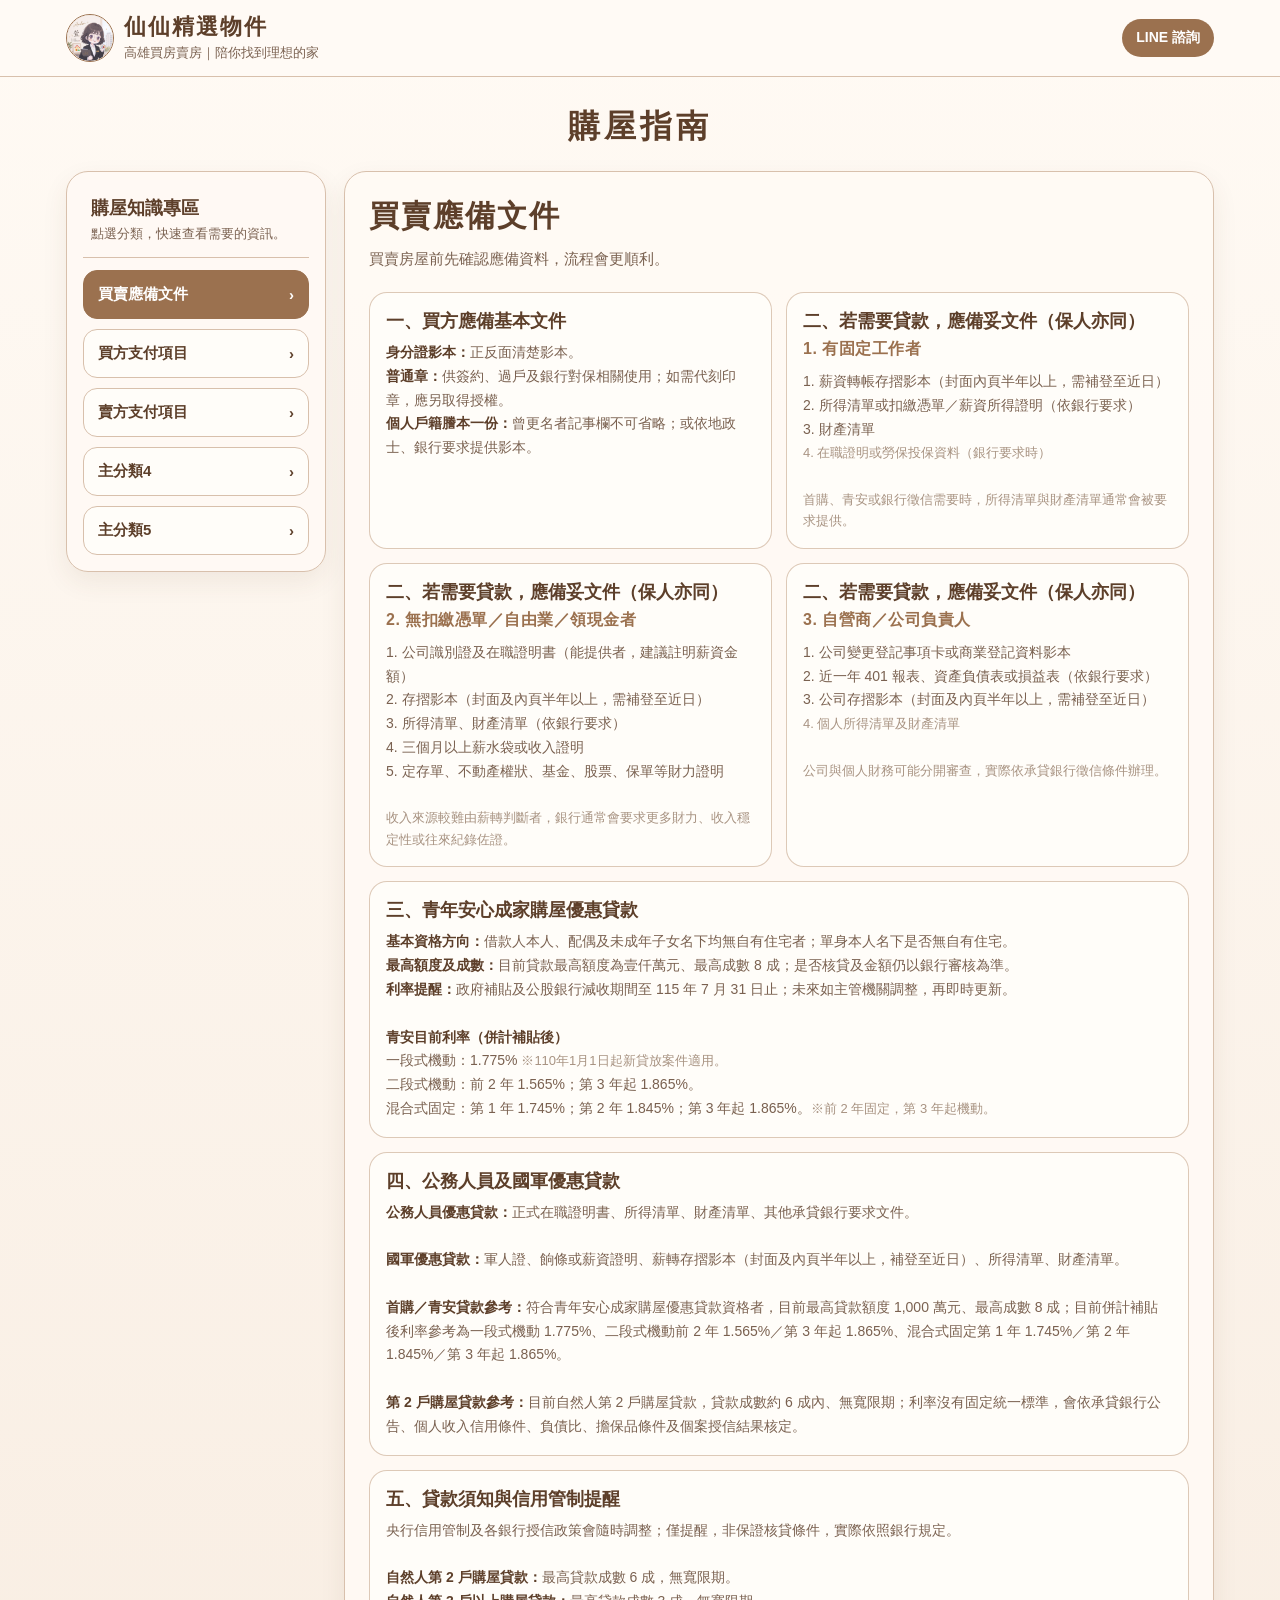
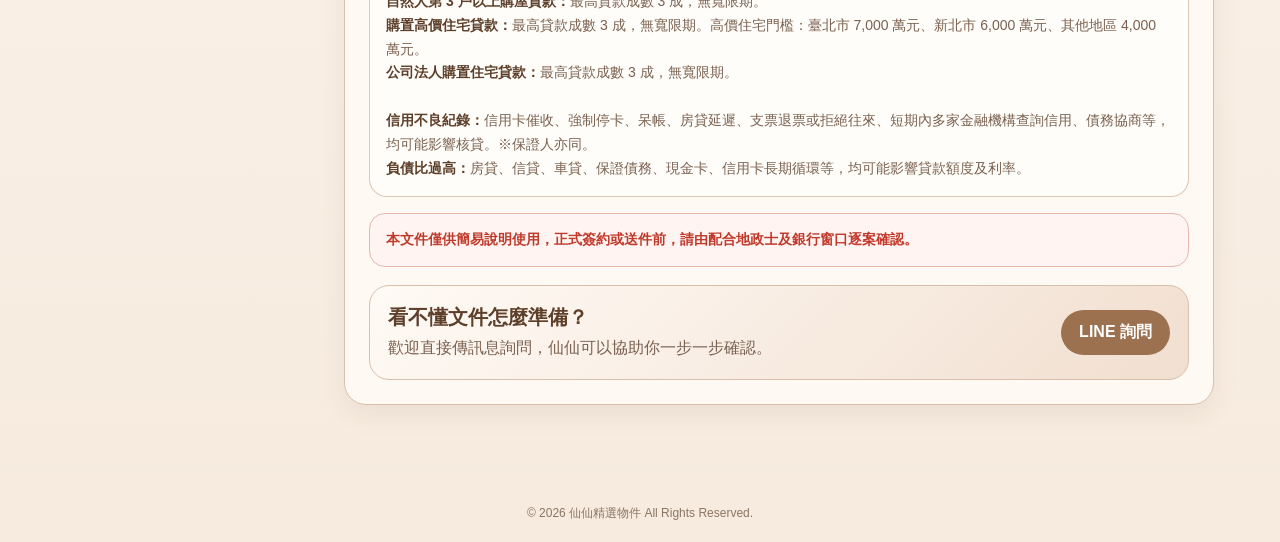
<file: guide.html>
<!DOCTYPE html>
<html lang="zh-Hant">
<head>
<meta charset="UTF-8">
<meta name="viewport" content="width=device-width, initial-scale=1.0">
<title>購屋指南｜仙仙精選物件</title>
<style>
:root{--bg:#fbf6ef;--card:#fffaf5;--brown:#5d3f2a;--coffee:#9b714f;--line:#d8c0ac;--muted:#7a6150}
*{box-sizing:border-box}html,body{margin:0;overflow-x:hidden}
body{background:linear-gradient(180deg,#fffaf4,#f7ebdf);color:var(--brown);font-family:-apple-system,BlinkMacSystemFont,"Noto Sans TC","PingFang TC","Microsoft JhengHei",sans-serif}
a{text-decoration:none;color:inherit}
.topbar{position:sticky;top:0;z-index:20;background:rgba(255,250,245,.94);backdrop-filter:blur(12px);border-bottom:1px solid var(--line)}
.topbar-inner{width:min(1180px,100%);margin:0 auto;padding:14px 16px;display:flex;align-items:center;justify-content:space-between;gap:12px}
.brand{display:flex;align-items:center;gap:10px;min-width:0}.logo{width:48px;height:48px;border:1px solid var(--coffee);border-radius:50%;display:grid;place-items:center;font-weight:900;font-size:14px;background:#fffaf5;flex:0 0 auto}
.brand h1{margin:0;font-size:22px;letter-spacing:2px;line-height:1.15;white-space:nowrap}.brand p{margin:4px 0 0;color:var(--muted);font-size:13px;white-space:nowrap;overflow:hidden;text-overflow:ellipsis}
.line-btn{background:var(--coffee);color:#fff;border-radius:999px;padding:10px 14px;font-weight:900;font-size:14px;white-space:nowrap}
.page{width:min(1180px,100%);margin:0 auto;padding:22px 16px 80px}.page-title{text-align:center;margin:6px 0 22px}.page-title span{color:var(--coffee);font-size:13px;letter-spacing:3px;font-weight:900}.page-title h2{margin:6px 0 0;font-size:32px;letter-spacing:4px}
.guide-layout{display:grid;grid-template-columns:260px 1fr;gap:18px;align-items:start}
.sidebar{position:sticky;top:86px;background:rgba(255,250,245,.92);border:1px solid var(--line);border-radius:22px;padding:16px;box-shadow:0 10px 26px rgba(93,63,42,.08)}
.sidebar-head{padding:8px 8px 14px;border-bottom:1px solid var(--line);margin-bottom:12px}.sidebar-head strong{display:block;font-size:18px;margin-bottom:4px}.sidebar-head small{color:var(--muted)}
.cat-list{display:grid;gap:10px}.cat-btn{border:1px solid var(--line);background:#fffdf9;color:var(--brown);padding:14px;border-radius:14px;font-weight:900;font-size:15px;text-align:left;display:flex;align-items:center;justify-content:space-between;cursor:pointer}.cat-btn.active{background:var(--coffee);color:#fff;border-color:var(--coffee)}
.mobile-cats{display:none;overflow-x:auto;gap:8px;padding-bottom:10px;margin-bottom:12px;scrollbar-width:none}.mobile-cats::-webkit-scrollbar{display:none}.mobile-cats .cat-btn{flex:0 0 auto;min-width:128px;justify-content:center;text-align:center;padding:12px;font-size:14px}
.content{background:rgba(255,250,245,.94);border:1px solid var(--line);border-radius:22px;padding:24px;box-shadow:0 10px 26px rgba(93,63,42,.08);min-height:560px}
.section-label{color:var(--coffee);font-weight:900;letter-spacing:2px;font-size:13px;margin-bottom:8px}.content h3{margin:0 0 8px;font-size:30px;letter-spacing:2px}.desc{margin:0 0 20px;color:var(--muted);line-height:1.8;font-size:15px}
.subtabs{display:flex;flex-wrap:wrap;gap:10px;margin:8px 0 20px}.subtab{border:1px solid var(--line);background:#fff;color:var(--brown);border-radius:999px;padding:10px 14px;font-weight:900;cursor:pointer;font-size:14px}.subtab.active{background:var(--coffee);color:#fff;border-color:var(--coffee)}
.panel{display:none}.panel.active{display:block}.doc-grid{display:grid;grid-template-columns:repeat(2,minmax(0,1fr));gap:14px}.doc-card{background:#fffdf9;border:1px solid rgba(216,192,172,.85);border-radius:18px;padding:16px}.doc-card h4{margin:0 0 8px;font-size:18px;display:flex;gap:8px;align-items:center}.doc-card p{margin:0;color:var(--muted);line-height:1.7;font-size:14px}
.hint{margin-top:16px;padding:14px 16px;background:#fff4ea;border:1px solid rgba(216,192,172,.9);border-radius:16px;color:#6d5140;line-height:1.7;font-size:14px}.empty{padding:80px 20px;text-align:center;color:var(--muted);border:1px dashed var(--line);border-radius:18px;background:rgba(255,255,255,.35)}.empty strong{display:block;color:var(--brown);font-size:22px;margin-bottom:8px}
.cta{margin-top:18px;display:grid;grid-template-columns:1fr auto;gap:14px;align-items:center;background:linear-gradient(135deg,#fffaf5,#f1dfd0);border:1px solid var(--line);border-radius:20px;padding:18px}.cta h4{margin:0 0 4px;font-size:20px}.cta p{margin:0;color:var(--muted);line-height:1.6}.cta a{background:var(--coffee);color:#fff;padding:12px 18px;border-radius:999px;font-weight:900;white-space:nowrap}
footer{text-align:center;color:#8a7564;font-size:12px;padding:20px 16px}
@media(max-width:760px){.topbar-inner{padding:12px 14px}.logo{width:44px;height:44px;font-size:13px}.brand h1{font-size:20px}.brand p{font-size:12px}.line-btn{font-size:13px;padding:9px 12px}.page{padding:18px 12px 70px}.page-title{margin-top:2px;margin-bottom:16px}.page-title h2{font-size:28px}.guide-layout{display:block}.sidebar{display:none}.mobile-cats{display:flex}.content{padding:18px;border-radius:20px;min-height:auto}.content h3{font-size:26px}.desc{font-size:14px;margin-bottom:16px}.subtabs{flex-wrap:nowrap;overflow-x:auto;scrollbar-width:none;padding-bottom:4px}.subtabs::-webkit-scrollbar{display:none}.subtab{flex:0 0 auto}.doc-grid{grid-template-columns:1fr;gap:10px}.doc-card{padding:14px}.doc-card h4{font-size:17px}.cta{grid-template-columns:1fr}.cta a{text-align:center}}
.mini-note{display:block;color:#8a7564;font-size:13px;line-height:1.6}.doc-card strong{color:var(--brown)}
.doc-card h5{
  margin:0 0 10px;
  font-size:16px;
  color:#9b714f;
  letter-spacing:.5px;
}
.full-card{
  grid-column:1 / -1;
}
.loan-card h4{
  margin-bottom:6px;
}
@media(max-width:760px){
  .full-card{
    grid-column:auto;
  }
}

.light-note{
  color:#a89382 !important;
  font-size:13px;
  line-height:1.65;
}
.red-warning{
  color:#c0392b !important;
  font-weight:900;
  background:#fff4f1;
  border-color:#e6b7ae !important;
}
.page-title h2{margin-top:0}
.center-card{
  text-align:center;
}
.center-card h4{
  justify-content:center;
}

.logo-img{
  width:48px;
  height:48px;
  border-radius:50%;
  object-fit:cover;
  border:1px solid var(--coffee);
  background:#fffaf5;
  flex:0 0 auto;
  display:block;
}
@media(max-width:760px){
  .logo-img{
    width:44px;
    height:44px;
  }
}

</style>
</head>
<body>
<header class="topbar"><div class="topbar-inner"><a class="brand" href="index.html"><img class="logo-img" src="images/logo.jpg?v=20260612logo" alt="仙仙精選物件 Logo"><div><h1>仙仙精選物件</h1><p>高雄買房賣房｜陪你找到理想的家</p></div></a><a class="line-btn" href="https://lin.ee/5v29GoQ" target="_blank">LINE 諮詢</a></div></header>
<main class="page">
<section class="page-title"><h2>購屋指南</h2></section>
<div class="mobile-cats" id="mobileCats"></div>
<div class="guide-layout">
<aside class="sidebar"><div class="sidebar-head"><strong>購屋知識專區</strong><small>點選分類，快速查看需要的資訊。</small></div><div class="cat-list" id="desktopCats"></div></aside>
<section class="content">
<h3 id="contentTitle">買賣應備文件</h3><p class="desc" id="contentDesc">買賣房屋前先確認應備資料，流程會更順利。</p>
<div id="documentsContent">

<div class="panel active" id="buyerDocs">
<div class="doc-grid">
<article class="doc-card"><h4>一、買方應備基本文件</h4><p><strong>身分證影本：</strong>正反面清楚影本。<br><strong>普通章：</strong>供簽約、過戶及銀行對保相關使用；如需代刻印章，應另取得授權。<br><strong>個人戶籍謄本一份：</strong>曾更名者記事欄不可省略；或依地政士、銀行要求提供影本。</p></article>

<article class="doc-card loan-card"><h4>二、若需要貸款，應備妥文件（保人亦同）</h4><h5>1. 有固定工作者</h5><p>1. 薪資轉帳存摺影本（封面內頁半年以上，需補登至近日）<br>2. 所得清單或扣繳憑單／薪資所得證明（依銀行要求）<br>3. 財產清單<br><span class="light-note">4. 在職證明或勞保投保資料（銀行要求時）</span><br><br><span class="mini-note light-note">首購、青安或銀行徵信需要時，所得清單與財產清單通常會被要求提供。</span></p></article>

<article class="doc-card loan-card"><h4>二、若需要貸款，應備妥文件（保人亦同）</h4><h5>2. 無扣繳憑單／自由業／領現金者</h5><p>1. 公司識別證及在職證明書（能提供者，建議註明薪資金額）<br>2. 存摺影本（封面及內頁半年以上，需補登至近日）<br>3. 所得清單、財產清單（依銀行要求）<br>4. 三個月以上薪水袋或收入證明<br>5. 定存單、不動產權狀、基金、股票、保單等財力證明<br><br><span class="mini-note light-note">收入來源較難由薪轉判斷者，銀行通常會要求更多財力、收入穩定性或往來紀錄佐證。</span></p></article>

<article class="doc-card loan-card"><h4>二、若需要貸款，應備妥文件（保人亦同）</h4><h5>3. 自營商／公司負責人</h5><p>1. 公司變更登記事項卡或商業登記資料影本<br>2. 近一年 401 報表、資產負債表或損益表（依銀行要求）<br>3. 公司存摺影本（封面及內頁半年以上，需補登至近日）<br><span class="light-note">4. 個人所得清單及財產清單</span><br><br><span class="mini-note light-note">公司與個人財務可能分開審查，實際依承貸銀行徵信條件辦理。</span></p></article>

<article class="doc-card full-card"><h4>三、青年安心成家購屋優惠貸款</h4><p><strong>基本資格方向：</strong>借款人本人、配偶及未成年子女名下均無自有住宅者；單身本人名下是否無自有住宅。<br><strong>最高額度及成數：</strong>目前貸款最高額度為壹仟萬元、最高成數 8 成；是否核貸及金額仍以銀行審核為準。<br><strong>利率提醒：</strong>政府補貼及公股銀行減收期間至 115 年 7 月 31 日止；未來如主管機關調整，再即時更新。<br><br><strong>青安目前利率（併計補貼後）</strong><br>一段式機動：1.775% <span class="light-note">※110年1月1日起新貸放案件適用。</span><br>二段式機動：前 2 年 1.565%；第 3 年起 1.865%。<br>混合式固定：第 1 年 1.745%；第 2 年 1.845%；第 3 年起 1.865%。<span class="light-note">※前 2 年固定，第 3 年起機動。</span></p></article>

<article class="doc-card full-card"><h4>四、公務人員及國軍優惠貸款</h4><p><strong>公務人員優惠貸款：</strong>正式在職證明書、所得清單、財產清單、其他承貸銀行要求文件。<br><br><strong>國軍優惠貸款：</strong>軍人證、餉條或薪資證明、薪轉存摺影本（封面及內頁半年以上，補登至近日）、所得清單、財產清單。<br><br><strong>首購／青安貸款參考：</strong>符合青年安心成家購屋優惠貸款資格者，目前最高貸款額度 1,000 萬元、最高成數 8 成；目前併計補貼後利率參考為一段式機動 1.775%、二段式機動前 2 年 1.565%／第 3 年起 1.865%、混合式固定第 1 年 1.745%／第 2 年 1.845%／第 3 年起 1.865%。<br><br><strong>第 2 戶購屋貸款參考：</strong>目前自然人第 2 戶購屋貸款，貸款成數約 6 成內、無寬限期；利率沒有固定統一標準，會依承貸銀行公告、個人收入信用條件、負債比、擔保品條件及個案授信結果核定。</p></article>

<article class="doc-card full-card"><h4>五、貸款須知與信用管制提醒</h4><p>央行信用管制及各銀行授信政策會隨時調整；僅提醒，非保證核貸條件，實際依照銀行規定。<br><br><strong>自然人第 2 戶購屋貸款：</strong>最高貸款成數 6 成，無寬限期。<br><strong>自然人第 3 戶以上購屋貸款：</strong>最高貸款成數 3 成，無寬限期。<br><strong>購置高價住宅貸款：</strong>最高貸款成數 3 成，無寬限期。高價住宅門檻：臺北市 7,000 萬元、新北市 6,000 萬元、其他地區 4,000 萬元。<br><strong>公司法人購置住宅貸款：</strong>最高貸款成數 3 成，無寬限期。<br><br><strong>信用不良紀錄：</strong>信用卡催收、強制停卡、呆帳、房貸延遲、支票退票或拒絕往來、短期內多家金融機構查詢信用、債務協商等，均可能影響核貸。※保證人亦同。<br><strong>負債比過高：</strong>房貸、信貸、車貸、保證債務、現金卡、信用卡長期循環等，均可能影響貸款額度及利率。</p></article>
</div>
</div>
<div class="panel" id="buyerPay">
<div class="doc-grid">


<article class="doc-card"><h4>1. 契稅</h4><p>依建物核定契價 × 6% 計算。<br>土地部分如屬已課徵土地增值稅區域，免徵契稅；實際稅額以稅捐機關核定為準。</p></article>

<article class="doc-card"><h4>2. 簽約及過戶代書費</h4><p>簽約手續費：1,000 元。<br>過戶代書費：一筆土地、一棟建物 14,000 元。<br>土地每增加一筆加收 1,000 元；建物每增加一棟加收 2,000 元。<br><span class="light-note">房屋或土地坐落區段分屬不同地政事務所，代書費需另行計算。</span></p></article>

<article class="doc-card"><h4>3. 貸款相關費用</h4><p>若需辦理銀行貸款，銀行貸款手續費、徵信費、開辦費等依各銀行規定收取。<br>每筆抵押權設定代書費：5,000 元。<br><span class="light-note">抵押權設定規費、火險及地震險費用，依實際發生單據支付。</span></p></article>

<article class="doc-card"><h4>4. 地價稅分算</h4><p>交屋時通常依買賣契約約定，以交屋日或約定基準日按比例分算。<br>課稅地價 = 申報地價 × 面積 × 權利範圍。<br>地價稅額 = 課稅地價 × 適用稅率。<br><span class="light-note">一般用地採累進稅率；符合自用住宅用地條件者，得適用千分之二。實際稅額以稅單為準。</span></p></article>

<article class="doc-card"><h4>5. 房屋稅分算</h4><p>交屋時通常依買賣契約約定，以交屋日或約定基準日按比例分算。<br>房屋稅依房屋現值、使用情形及地方政府公告稅率計算。<br><span class="light-note">住家用房屋會因自住、出租申報租金達標、待銷、非自住等情形適用不同稅率；實際稅額以稅捐機關核發稅單為準。</span></p></article>

<article class="doc-card"><h4>6. 登記規費（不含書狀費）</h4><p>買賣登記規費 =（土地申報地價總額 + 建物核定契價）× 1/1000。<br>抵押權設定登記規費 = 抵押權設定金額 × 1/1000。<br><span class="light-note">例：土地申報地價總額 1,000,000 元，建物核定契價 372,100 元，抵押權設定金額 5,000,000 元，登記規費約為：（1,000,000 + 372,100 + 5,000,000）× 1/1000 = 6,372.1 元。書狀費及其他規費依地政機關實際核算為準。</span></p></article>

<article class="doc-card"><h4>7. 印花稅</h4><p>申辦不動產移轉登記使用之契據，依契據所載金額 × 1/1000 計算。<br><span class="light-note">例：土地移轉現值 6,000,000 元，建物移轉現值 372,100 元，印花稅約為：（6,000,000 + 372,100）× 1/1000 = 6,372.1 元。實際貼花或繳納方式及金額依稅捐機關認定為準。</span></p></article>

<article class="doc-card"><h4>8. 火險、地震險</h4><p>若買方以金融機構貸款購屋，通常需投保住宅火險及地震基本保險。<br><span class="light-note">保險金額、期間及保費依承貸銀行與保險公司規定辦理。</span></p></article>

<article class="doc-card"><h4>9. 公證費</h4><p>一般成屋買賣非必然需要公證。<br><span class="light-note">若買賣雙方另行約定辦理公證，依公證費用標準及契約約定負擔。</span></p></article>

<article class="doc-card"><h4>10. 工程受益費</h4><p>簽約前已公告徵收之工程受益費，原則由賣方負責繳納。<br>未到期之工程受益費，除買方願出具續繳承諾書外，原則由賣方繳清後辦理移轉登記。<br><span class="light-note">因為附近有公共工程的實施，使您的不動產受益，政府主觀認定您的不動產有因為工程之實施而增加價值，就會向土地所有權人徵收工程受益費。</span><br><span class="light-note">如契約另有約定，依買賣雙方約定辦理。</span></p></article>

<article class="doc-card"><h4>11. 實價登錄代辦服務費</h4><p>每一收件文號 1,000 元。<br><span class="light-note">此為委任代辦服務費，非政府固定規費；買賣雙方負擔方式依契約或委任約定辦理。</span></p></article>

<article class="doc-card"><h4>12. 仲介服務費</h4><p>依委託契約、買賣契約或雙方約定收取。<br>本表若採買方 2% 計算，應於相關契約文件明確約定。<br><span class="light-note">依法規精神，不動產經紀業應依實際成交價金及主管機關規定之報酬標準計收，並不得收取差價或其他未約定報酬。</span></p></article>

<article class="doc-card"><h4>13. 交屋後相關費用</h4><p>自交屋日或契約約定基準日起，水費、電費、瓦斯費、管理費、停車管理費、網路電話等通常由買方負擔。<br><span class="light-note">實際分算方式依買賣契約、社區規約及交屋結算單為準。</span></p></article>

<article class="doc-card full-card"><h4>附註</h4><p>1. 土地鑑界、複丈、建物測量等地政規費，依申請當時主管機關收費標準及地政機關核算為準；代辦費另依委任約定收取。<br>2. 以上項目為一般原則，若買賣雙方於契約中另有約定，依契約約定辦理。<br>3. 稅率、規費、貸款條件及承作規定可能因法令或政策調整而變動，正式簽約或送件前應再次確認。<br>4. 本文件僅供一般買賣流程與費用項目說明使用；正式簽約、送件、貸款、稅費及規費仍以買賣契約、主管機關、稅捐機關、地政機關、承貸銀行及地政士／代書確認為準。</p></article>
</div>

</div>
<div class="panel" id="sellerPay">
<div class="doc-grid">
<article class="doc-card"><h4>1. 土地增值稅</h4><p>依稅捐稽徵機關核定之土地增值稅稅額繳納。<br><span class="light-note">如遇跨年度公告土地現值調整，建議洽經紀業人員或地政士重新概算。</span><br>土地所有權移轉時，買賣雙方應於訂定契約之日起 30 日內申報土地移轉現值。<br><span class="light-note">自用住宅用地稅率、重購退稅、免徵或不課徵等優惠條件，依個案條件及稅捐機關認定為準。</span></p></article>

<article class="doc-card"><h4>2. 工程受益費</h4><p>簽約前已公告確定之工程受益費（含緩徵）原則由賣方繳納。<br>其有未到期之工程受益費，除買方願出具續繳承諾書外，原則由賣方負擔繳納；並於繳清費用後，或由買方承諾到期繳清後，辦理產權移轉登記手續。<br><span class="light-note">簡單說，因附近有公共工程實施，使不動產受益，主管機關依法認定不動產因工程實施而增加價值時，可能向直接受益之土地及改良物所有權人徵收工程受益費。</span></p></article>

<article class="doc-card"><h4>3. 交屋前相關費用</h4><p>交屋日前或契約約定基準日前之房屋稅、地價稅、水費、電費、瓦斯費、管理費、電話費、網路費、停車管理費等，通常由賣方負擔。<br>房屋稅、地價稅如需按比例分算，依買賣契約約定及稅捐機關核發稅單為準。<br><span class="light-note">實際結清項目與分算日期，請以交屋結算單及雙方契約約定確認。</span></p></article>

<article class="doc-card"><h4>4. 簽約手續費</h4><p>簽約手續費：1,000 元。<br><span class="light-note">如契約另有約定或個案另有特殊代辦事項，依實際約定辦理。</span></p></article>

<article class="doc-card"><h4>5. 抵押權塗銷</h4><p>抵押權塗銷代辦費：一順位 2,000 元。<br>如賣方原有房貸，應向原貸款銀行辦理清償及申請塗銷同意書等文件。<br><span class="light-note">提前清償是否產生違約金，依借款契約及原貸款銀行規定為準。</span></p></article>

<article class="doc-card"><h4>6. 實價登錄代辦服務費</h4><p>每一收件文號 1,000 元。<br><span class="light-note">此為委任代辦服務費，非政府固定規費；買賣雙方負擔方式依契約或委任約定辦理。</span></p></article>

<article class="doc-card full-card"><h4>7. 賣方所得稅（簡易區分）</h4><p><strong>房地合一稅：</strong>個人出售 105 年 1 月 1 日以後取得之房屋、土地，原則適用房地合一稅；通常應於完成所有權移轉登記日之次日起算 30 日內申報。<br><strong>舊制財產交易所得：</strong>非屬房地合一新制課稅範圍之房屋交易所得，於次年度綜合所得稅結算申報期間辦理。<br><strong>營利事業出售房屋土地：</strong>申報方式與個人不同，應依營利事業所得稅相關規定辦理。<br><span class="light-note">實際稅額、適用稅制、成本費用認列及優惠條件，建議另洽國稅局或會計師確認。</span></p></article>

<article class="doc-card"><h4>8. 房貸提前清償違約金</h4><p>若賣方有原貸款需提前清償，是否收取違約金及金額，依借款人與貸款銀行之約定條件辦理。<br><span class="light-note">清償流程、匯款期限及塗銷文件，建議於完稅或用印前先向銀行確認。</span></p></article>

<article class="doc-card"><h4>9. 仲介服務費</h4><p>依委託契約、買賣契約或雙方約定收取。<br>本表若採賣方按實際成交價格 4% 計算，應於相關契約文件明確約定。<br><span class="light-note">不動產經紀業收取報酬，買賣雙方合計不得超過實際成交價金 6%；並不得收取差價或其他未約定報酬。</span></p></article>

<article class="doc-card full-card"><h4>10. 其他個案費用</h4><p>如有繼承未辦、贈與移轉、共有物分割、印鑑證明、戶籍謄本、清償證明、權狀補發、建物測量、土地鑑界、占用排除或其他特殊事項，費用需另行估算。<br><span class="light-note">特殊案件建議於簽約前先由地政士／代書確認程序、文件及費用。</span></p></article>

<article class="doc-card full-card"><h4>附註</h4><p>1. 土地鑑界、複丈、建物測量等地政規費，依申請當時主管機關收費標準及地政機關核算為準；代辦費另依委任約定收取。<br>2. 以上賣方支付項目為一般原則，若買賣雙方於契約中另有約定，依契約約定辦理。<br>3. 稅率、規費、貸款清償條件及承作規定可能因法令、政策、銀行規範或個案條件而變動，正式簽約或送件前應再次確認。<br>4. 本文件僅供一般買賣流程與費用項目說明使用；正式簽約、送件、稅費、規費及代辦費仍以買賣契約、主管機關、稅捐機關、地政機關、銀行及地政士／代書確認為準。</p></article>
</div>
</div>
</div>
<div id="globalWarning" class="hint red-warning">本文件僅供簡易說明使用，正式簽約或送件前，請由配合地政士及銀行窗口逐案確認。</div>
<div id="emptyContent" style="display:none;"><div class="empty"><strong id="emptyTitle">主分類</strong>此分類內容先保留空白，之後可再補上購屋流程、貸款試算、稅費說明或常見問題。</div></div>
<section class="cta"><div><h4>看不懂文件怎麼準備？</h4><p>歡迎直接傳訊息詢問，仙仙可以協助你一步一步確認。</p></div><a href="https://lin.ee/5v29GoQ" target="_blank">LINE 詢問</a></section>
</section></div></main>
<footer>© 2026 仙仙精選物件 All Rights Reserved.</footer>
<script>
const categories=[{id:"docs",label:"買賣應備文件",desc:"買賣房屋前先確認應備資料，流程會更順利。"},{id:"buyerPayCat",label:"買方支付項目",desc:"買方常見支付項目與費用說明，實際金額仍依契約、機關與地政士確認為準。"},{id:"sellerPayCat",label:"賣方支付項目",desc:"賣方常見支付項目與費用說明，實際金額仍依契約、機關與地政士確認為準。"},{id:"cat4",label:"主分類4",desc:"此分類內容先保留空白，之後可依需求補上。"},{id:"cat5",label:"主分類5",desc:"此分類內容先保留空白，之後可依需求補上。"}];
const desktopCats=document.getElementById("desktopCats"),mobileCats=document.getElementById("mobileCats"),contentTitle=document.getElementById("contentTitle"),contentDesc=document.getElementById("contentDesc"),documentsContent=document.getElementById("documentsContent"),emptyContent=document.getElementById("emptyContent"),emptyTitle=document.getElementById("emptyTitle"),globalWarning=document.getElementById("globalWarning");
function renderCategoryButtons(){const html=categories.map((cat,i)=>`<button class="cat-btn ${i===0?"active":""}" data-cat="${cat.id}"><span>${cat.label}</span><span>›</span></button>`).join("");desktopCats.innerHTML=html;mobileCats.innerHTML=html;document.querySelectorAll(".cat-btn").forEach(btn=>btn.addEventListener("click",()=>switchCategory(btn.dataset.cat)))}
function switchCategory(id){const cat=categories.find(c=>c.id===id),index=categories.findIndex(c=>c.id===id);document.querySelectorAll(".cat-btn").forEach(btn=>btn.classList.toggle("active",btn.dataset.cat===id));contentTitle.textContent=cat.label;contentDesc.textContent=cat.desc;document.querySelectorAll(".panel").forEach(p=>p.classList.remove("active"));documentsContent.style.display="block";emptyContent.style.display="none";globalWarning.style.display="block";if(id==="docs"){document.getElementById("buyerDocs").classList.add("active")}else if(id==="buyerPayCat"){document.getElementById("buyerPay").classList.add("active")}else if(id==="sellerPayCat"){document.getElementById("sellerPay").classList.add("active")}else{documentsContent.style.display="none";emptyContent.style.display="block";globalWarning.style.display="none";emptyTitle.textContent=cat.label}}
renderCategoryButtons();
</script>
</body></html>
</file>
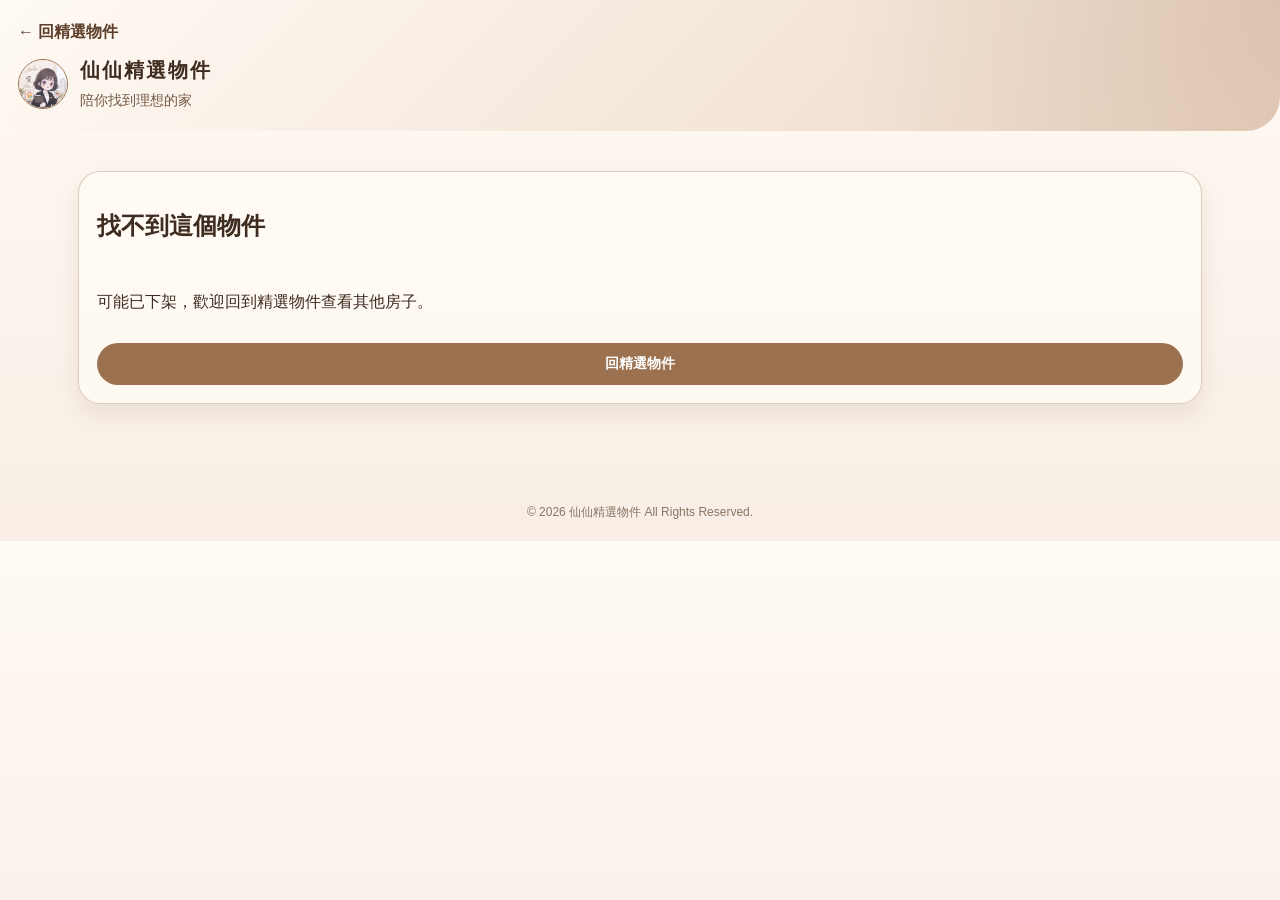
<file: property.html>
<!DOCTYPE html>
<html lang="zh-Hant">
<head>
  <meta charset="UTF-8" />
  <meta name="viewport" content="width=device-width, initial-scale=1.0" />
  <title>物件詳情｜仙仙精選物件</title>
  <link rel="stylesheet" href="style.css" />

  <style>
    .logo-img{
      width:52px;
      height:52px;
      border-radius:50%;
      object-fit:cover;
      border:1px solid #9b714f;
      background:#fffaf5;
      flex:0 0 auto;
      display:block;
    }
    .brand.small .logo-img{
      width:50px;
      height:50px;
    }
    @media(max-width:520px){
      .logo-img,
      .brand.small .logo-img{
        width:46px;
        height:46px;
      }
    }
  </style>

</head>
<body>
  <header class="detail-header">
    <a href="index.html" class="back-link">← 回精選物件</a>
    <div class="brand small">
      <img class="logo-img" src="images/logo.jpg?v=20260612logo" alt="仙仙精選物件 Logo">
      <div>
        <h1>仙仙精選物件</h1>
        <p>陪你找到理想的家</p>
      </div>
    </div>
  </header>

  <main id="detailPage"></main>

  <footer>
    © 2026 仙仙精選物件 All Rights Reserved.
  </footer>
  <script>
    const CACHE_VERSION = Date.now();
    document.write('<script src="properties.js?v=' + CACHE_VERSION + '"><\/script>');
    document.write('<script src="detail.js?v=' + CACHE_VERSION + '"><\/script>');
  </script>
</body>
</html>
</file>
<file: style.css>
:root {
  --bg: #fbf6ef;
  --card: #fffaf5;
  --brown: #5d3f2a;
  --coffee: #9b714f;
  --light: #ead9c9;
  --line: #d8c0ac;
  --text: #3f2c20;
}

* { box-sizing: border-box; }

html, body { overflow-x: hidden; }

body {
  margin: 0;
  background: linear-gradient(180deg, #fffaf4 0%, #f7ebdf 100%);
  color: var(--text);
  font-family: -apple-system, BlinkMacSystemFont, "Noto Sans TC", "PingFang TC", "Microsoft JhengHei", sans-serif;
}

.hero, .detail-header {
  padding: 22px 18px 28px;
  background:
    radial-gradient(circle at top right, rgba(155,113,79,.22), transparent 34%),
    linear-gradient(135deg, #fffaf4, #ecd8c7);
  border-bottom-left-radius: 34px;
  border-bottom-right-radius: 34px;
}

.hero {
  overflow: hidden;
}

.hero-top, .hero-main {
  width: min(100%, 760px);
  margin: 0 auto;
}

.hero-main {
  margin-top: 26px;
  padding: 26px 20px;
  border: 1px solid rgba(216,192,172,.72);
  border-radius: 28px;
  background:
    linear-gradient(135deg, rgba(255,250,245,.88), rgba(236,216,199,.68)),
    radial-gradient(circle at bottom right, rgba(155,113,79,.18), transparent 36%);
  box-shadow: 0 12px 28px rgba(93,63,42,.08);
}

.hero-main h2 {
  margin: 10px 0 8px;
  font-size: clamp(32px, 8vw, 46px);
  line-height: 1.16;
  letter-spacing: 2px;
  color: var(--brown);
}

.hero-main p {
  margin: 0 0 18px;
  color: #715744;
  font-size: 15px;
  line-height: 1.8;
}

.eyebrow {
  display: inline-block;
  color: var(--coffee);
  font-size: 12px;
  letter-spacing: 3px;
  font-weight: 900;
}

.detail-header {
  padding-bottom: 20px;
  overflow: hidden;
}

.back-link {
  display: inline-block;
  margin-bottom: 14px;
  color: var(--brown);
  text-decoration: none;
  font-weight: 800;
}

.brand {
  display: flex;
  align-items: center;
  gap: 12px;
}

.brand.small h1 { font-size: 20px; }

.logo, .avatar {
  width: 52px;
  height: 52px;
  border-radius: 50%;
  border: 1px solid var(--coffee);
  display: grid;
  place-items: center;
  color: var(--brown);
  font-weight: 900;
  background: rgba(255,255,255,.55);
  font-size: 15px;
}

h1 {
  margin: 0;
  font-size: 24px;
  letter-spacing: 2px;
}

.hero p, .detail-header p, .intro h2, .more-box p, .contact-box p {
  margin: 5px 0 0;
  color: #715744;
  font-size: 14px;
  line-height: 1.6;
}

.line-btn {
  display: block;
  margin-top: 18px;
  text-align: center;
  background: var(--coffee);
  color: white;
  text-decoration: none;
  padding: 13px 16px;
  border-radius: 999px;
  font-weight: 700;
}

.line-btn.primary {
  margin-top: 0;
  box-shadow: 0 8px 18px rgba(93,63,42,.14);
}

main {
  width: min(100%, 760px);
  margin: 0 auto;
  padding: 22px 16px 80px;
}

.intro {
  text-align: center;
  margin-bottom: 18px;
}

.intro span {
  display: inline-block;
  color: var(--coffee);
  font-weight: 800;
  margin-bottom: 8px;
}

.intro h2 {
  font-size: 16px;
  font-weight: 500;
}

.property-list {
  display: grid;
  gap: 18px;
}

.card, .detail-card, .more-box, .contact-box, .not-found {
  background: rgba(255,250,245,.92);
  border: 1px solid rgba(216,192,172,.8);
  border-radius: 22px;
  overflow: hidden;
  box-shadow: 0 10px 26px rgba(93,63,42,.1);
}

.image-wrap {
  position: relative;
  display: block;
  height: 230px;
  overflow: hidden;
}

.image-wrap img, .detail-hero img {
  width: 100%;
  height: 100%;
  object-fit: cover;
}

.badge {
  position: absolute;
  left: 14px;
  top: 14px;
  background: rgba(155,113,79,.92);
  color: white;
  padding: 7px 13px;
  border-radius: 999px;
  font-size: 13px;
  font-weight: 700;
}

.card-body, .detail-card {
  padding: 18px;
}

.card h3 {
  margin: 0 0 6px;
  font-size: 22px;
  letter-spacing: 1px;
}

.detail-card h2 {
  margin: 0 0 8px;
  font-size: 26px;
  letter-spacing: 1px;
}

.location {
  color: #7a6150;
  margin: 0 0 12px;
  font-size: 14px;
}

.price {
  color: var(--brown);
  font-size: 30px;
  font-weight: 800;
  margin: 0 0 12px;
}

.tags {
  display: flex;
  flex-wrap: wrap;
  gap: 8px;
  margin-bottom: 14px;
}

.tags span {
  border: 1px solid var(--line);
  color: var(--brown);
  background: #fff;
  padding: 7px 12px;
  border-radius: 999px;
  font-size: 13px;
}

.info {
  display: grid;
  grid-template-columns: repeat(4, 1fr);
  border-top: 1px solid var(--line);
  border-bottom: 1px solid var(--line);
  margin: 12px 0 16px;
}

.detail-info {
  grid-template-columns: repeat(2, 1fr);
}

.info div {
  padding: 10px 4px;
  text-align: center;
  border-right: 1px solid var(--line);
}

.info div:last-child { border-right: 0; }

.detail-info div:nth-child(2n) { border-right: 0; }
.detail-info div:not(:nth-last-child(-n+2)) { border-bottom: 1px solid var(--line); }

.info small {
  display: block;
  color: #8a7564;
  font-size: 12px;
}

.info strong {
  display: block;
  margin-top: 4px;
  font-size: 13px;
}

.actions {
  display: grid;
  grid-template-columns: 1fr 1fr;
  gap: 10px;
}

.actions a, .more-box a, .contact-box a, .fixed-reserve, .not-found a {
  border-radius: 999px;
  padding: 13px 14px;
  font-weight: 800;
  text-align: center;
  text-decoration: none;
  font-size: 15px;
}

.detail-btn {
  background: #fff;
  border: 1px solid var(--coffee);
  color: var(--brown);
}

.reserve-btn, .contact-box a, .more-box a, .fixed-reserve, .not-found a {
  background: var(--coffee);
  color: #fff;
}

.more-box, .contact-box, .not-found {
  margin-top: 18px;
  padding: 18px;
  display: grid;
  gap: 14px;
  align-items: center;
}

.contact-box {
  grid-template-columns: 56px 1fr;
}

.contact-box a {
  grid-column: 1 / -1;
}

.more-box h3, .contact-box h3 {
  margin: 0;
  font-size: 19px;
}

.detail-hero {
  position: relative;
  height: 280px;
  border-radius: 24px;
  overflow: hidden;
  box-shadow: 0 10px 26px rgba(93,63,42,.1);
  margin-bottom: 18px;
}

.section-title {
  text-align: center;
  color: var(--brown);
  font-size: 20px;
  font-weight: 900;
  margin: 28px 0 14px;
  letter-spacing: 2px;
}

.gallery {
  display: grid;
  gap: 10px;
}

.gallery img {
  width: 100%;
  border-radius: 16px;
  aspect-ratio: 4 / 3;
  object-fit: cover;
}

.points {
  padding-left: 22px;
  line-height: 1.9;
  color: #604936;
}

.note {
  background: #fff4ea;
  color: #7a6150;
  padding: 12px 14px;
  border-radius: 14px;
  font-size: 13px;
  line-height: 1.6;
}

.fixed-reserve {
  display: block;
  margin-top: 18px;
}

footer {
  text-align: center;
  padding: 20px 16px;
  color: #8a7564;
  font-size: 12px;
}

@media (max-width: 520px) {
  .image-wrap { height: 205px; }
  .info { grid-template-columns: repeat(2, 1fr); }
  .compact-info div:nth-child(2) { border-right: 0; }
  .compact-info div:nth-child(-n+2) { border-bottom: 1px solid var(--line); }
  .actions { grid-template-columns: 1fr; }
  .detail-hero { height: 250px; }
}


@media (min-width: 820px) {
  .property-list {
    gap: 22px;
  }

  .card {
    display: grid;
    grid-template-columns: 42% 58%;
  }

  .image-wrap {
    height: 100%;
    min-height: 310px;
  }

  .card-body {
    padding: 24px;
  }

  .hero-main {
    text-align: center;
  }

  .hero-main .line-btn {
    width: min(360px, 100%);
    margin-left: auto;
    margin-right: auto;
  }
}

@media (max-width: 520px) {
  .hero {
    padding: 18px 14px 24px;
  }

  .hero-main {
    margin-top: 22px;
    padding: 22px 18px;
  }

  .brand h1 {
    font-size: 22px;
  }

  .logo, .avatar {
    width: 44px;
    height: 44px;
  }
}


.hero-main.clean {
  text-align: left;
}

.hero-main.clean h2 {
  margin-bottom: 22px;
}

.contact-info {
  margin-top: 18px;
  padding: 20px 18px;
  background: rgba(255,250,245,.92);
  border: 1px solid rgba(216,192,172,.8);
  border-radius: 22px;
  box-shadow: 0 10px 26px rgba(93,63,42,.08);
}

.contact-info h3 {
  margin: 0 0 14px;
  font-size: 20px;
  color: var(--brown);
}

.contact-row {
  display: grid;
  grid-template-columns: 110px 1fr;
  gap: 10px;
  padding: 12px 0;
  border-top: 1px solid var(--line);
  align-items: center;
}

.contact-row span {
  color: #8a7564;
  font-size: 14px;
}

.contact-row a,
.contact-row strong {
  color: var(--brown);
  text-decoration: none;
  font-size: 15px;
  word-break: break-all;
}

@media (max-width: 520px) {
  .logo, .avatar {
    width: 50px;
    height: 50px;
    font-size: 14px;
  }

  .hero-main.clean {
    text-align: left;
  }

  .contact-row {
    grid-template-columns: 1fr;
    gap: 4px;
  }
}


/* V4 compact homepage */
.hero {
  padding-bottom: 18px;
}

.hero-cta {
  width: min(100%, 760px);
  margin: 18px auto 0;
}

.hero-cta .line-btn {
  margin-top: 0;
}

.intro {
  margin-bottom: 12px;
}

main {
  padding-top: 16px;
}

.property-list {
  gap: 12px;
}

.card {
  display: grid;
  grid-template-columns: 38% 62%;
  border-radius: 18px;
}

.image-wrap {
  height: 100%;
  min-height: 168px;
}

.card-body {
  padding: 12px 14px;
}

.card h3 {
  font-size: 17px;
  margin-bottom: 4px;
}

.location {
  font-size: 12px;
  margin-bottom: 6px;
}

.price {
  font-size: 23px;
  margin-bottom: 8px;
}

.tags {
  gap: 5px;
  margin-bottom: 8px;
}

.tags span {
  font-size: 11px;
  padding: 5px 9px;
}

.info {
  margin: 8px 0 10px;
}

.info div {
  padding: 7px 3px;
}

.info small {
  font-size: 10px;
}

.info strong {
  font-size: 11px;
}

.actions {
  gap: 8px;
}

.actions a {
  padding: 9px 10px;
  font-size: 13px;
}

.home-bottom-grid {
  display: grid;
  grid-template-columns: 1fr 1fr;
  gap: 12px;
}

/* Put more-box and contact-box side by side on homepage */
.more-box,
.contact-box {
  margin-top: 14px;
  padding: 14px;
  border-radius: 18px;
}

.more-box h3,
.contact-box h3 {
  font-size: 16px;
}

.more-box p,
.contact-box p {
  font-size: 12px;
}

.more-box a,
.contact-box a {
  padding: 10px 12px;
  font-size: 13px;
}

.contact-box {
  grid-template-columns: 42px 1fr;
}

.contact-box .avatar {
  width: 42px;
  height: 42px;
  font-size: 12px;
}

@media (min-width: 521px) {
  main .more-box {
    width: calc(50% - 6px);
    float: left;
  }

  main .contact-box {
    width: calc(50% - 6px);
    float: right;
  }

  .contact-info {
    clear: both;
    margin-top: 18px;
  }
}

@media (max-width: 520px) {
  .hero {
    padding-bottom: 16px;
  }

  .hero-cta {
    margin-top: 16px;
  }

  .intro span {
    margin-bottom: 4px;
  }

  .intro h2 {
    font-size: 14px;
  }

  .property-list {
    gap: 10px;
  }

  .card {
    grid-template-columns: 40% 60%;
    border-radius: 16px;
  }

  .image-wrap {
    min-height: 150px;
  }

  .badge {
    left: 8px;
    top: 8px;
    font-size: 11px;
    padding: 5px 9px;
  }

  .card-body {
    padding: 10px;
  }

  .card h3 {
    font-size: 15px;
    line-height: 1.35;
  }

  .price {
    font-size: 20px;
  }

  .tags span:nth-child(n+3) {
    display: none;
  }

  .compact-info {
    grid-template-columns: repeat(2, 1fr);
  }

  .compact-info div:nth-child(n+3) {
    display: none;
  }

  .actions {
    grid-template-columns: 1fr;
  }

  .detail-btn {
    display: none;
  }

  .more-box,
  .contact-box {
    width: calc(50% - 5px);
    display: inline-grid;
    vertical-align: top;
    min-height: 150px;
  }

  .more-box {
    margin-right: 6px;
  }

  .contact-box {
    grid-template-columns: 1fr;
  }

  .contact-box .avatar {
    display: none;
  }

  .contact-box a {
    grid-column: auto;
  }
}


/* V5 final homepage bottom layout */
.quick-links {
  display: grid;
  grid-template-columns: 1fr 1fr;
  gap: 10px;
  margin-top: 14px;
}

.quick-card {
  min-height: 116px;
  padding: 14px 10px;
  background: rgba(255,250,245,.92);
  border: 1px solid rgba(216,192,172,.9);
  border-radius: 18px;
  box-shadow: 0 8px 20px rgba(93,63,42,.08);
  text-decoration: none;
  color: var(--brown);
  display: grid;
  place-items: center;
  text-align: center;
  gap: 5px;
}

.quick-icon {
  font-size: 24px;
  line-height: 1;
}

.quick-card strong {
  font-size: 16px;
  letter-spacing: 1px;
}

.quick-card small {
  color: #7a6150;
  font-size: 12px;
}

.contact-info h3 span {
  font-size: 13px;
  color: #8a7564;
  font-weight: 500;
}

.contact-info .contact-row {
  grid-template-columns: 120px 1fr;
}

@media (max-width: 520px) {
  .quick-links {
    grid-template-columns: 1fr 1fr;
    gap: 8px;
  }

  .quick-card {
    min-height: 104px;
    padding: 12px 8px;
  }

  .quick-card strong {
    font-size: 15px;
  }

  .quick-card small {
    font-size: 11px;
  }

  .contact-info h3 span {
    display: block;
    margin-top: 4px;
  }

  .contact-info .contact-row {
    grid-template-columns: 105px 1fr;
  }
}


/* FIX: force bottom quick cards to display as two beige cards, not text links */
.quick-links,
main .quick-links {
  display: grid !important;
  grid-template-columns: repeat(2, minmax(0, 1fr)) !important;
  gap: 10px !important;
  margin-top: 14px !important;
  width: 100% !important;
  clear: both !important;
}

.quick-links .quick-card,
main .quick-links .quick-card,
a.quick-card {
  min-height: 110px !important;
  padding: 14px 10px !important;
  background: rgba(255,250,245,.94) !important;
  border: 1px solid rgba(216,192,172,.9) !important;
  border-radius: 18px !important;
  box-shadow: 0 8px 20px rgba(93,63,42,.08) !important;
  text-decoration: none !important;
  color: var(--brown) !important;
  display: flex !important;
  flex-direction: column !important;
  align-items: center !important;
  justify-content: center !important;
  text-align: center !important;
  gap: 6px !important;
}

.quick-links .quick-card:visited,
.quick-links .quick-card:hover,
.quick-links .quick-card:active {
  color: var(--brown) !important;
  text-decoration: none !important;
}

.quick-links .quick-icon {
  font-size: 24px !important;
  line-height: 1 !important;
  display: block !important;
}

.quick-links .quick-card strong {
  display: block !important;
  font-size: 16px !important;
  letter-spacing: 1px !important;
  color: var(--brown) !important;
}

.quick-links .quick-card small {
  display: block !important;
  color: #7a6150 !important;
  font-size: 12px !important;
  text-decoration: none !important;
}

.contact-info {
  clear: both !important;
}


/* V6 compact top button + fixed two-card quick links */
.compact-header{
  width:min(100%,760px);
  margin:0 auto;
  display:flex;
  align-items:center;
  justify-content:space-between;
  gap:10px;
}
.top-line-btn{
  flex:0 0 auto;
  display:inline-flex;
  align-items:center;
  justify-content:center;
  min-width:92px;
  padding:9px 12px;
  border-radius:999px;
  background:var(--coffee);
  color:#fff;
  text-decoration:none;
  font-size:13px;
  font-weight:800;
  white-space:nowrap;
}
.hero-cta{display:none;}


/* V7: price moved to right side to shorten each listing card */
.title-price-row{
  display:grid;
  grid-template-columns:minmax(0,1fr) auto;
  align-items:start;
  gap:6px;
  margin-bottom:5px;
}
.title-area{min-width:0;}
.title-area h3{
  margin:0 0 2px;
  font-size:14px;
  line-height:1.25;
  letter-spacing:.5px;
}
.title-area .location{
  margin:0;
  font-size:10.5px;
  line-height:1.3;
  white-space:nowrap;
  overflow:hidden;
  text-overflow:ellipsis;
}
.title-price-row .price{
  margin:0;
  font-size:18px;
  line-height:1.1;
  white-space:nowrap;
  text-align:right;
  color:var(--brown);
  font-weight:900;
}


/* V8: price moves under title/location, on the right side of the tags row */
.title-area{
  min-width:0;
  margin-bottom:4px;
}
.title-area h3{
  margin:0 0 2px;
  font-size:14px;
  line-height:1.25;
  letter-spacing:.5px;
}
.title-area .location{
  margin:0;
  font-size:10.5px;
  line-height:1.3;
  white-space:nowrap;
  overflow:hidden;
  text-overflow:ellipsis;
}
.tags-price-row{
  display:grid;
  grid-template-columns:minmax(0,1fr) auto;
  align-items:start;
  gap:6px;
  margin-bottom:5px;
}
.tags-price-row .tags{
  margin:0;
  gap:4px;
  min-width:0;
}
.tags-price-row .price{
  margin:0;
  padding-top:1px;
  font-size:18px;
  line-height:1.1;
  white-space:nowrap;
  text-align:right;
  color:var(--brown);
  font-weight:900;
}


/* V9: desktop layout. Mobile stays the same; desktop switches automatically. */
@media (min-width: 900px) {
  body {
    background: linear-gradient(180deg, #fffaf4 0%, #f8eee5 100%);
  }

  .hero {
    padding: 18px 28px !important;
    border-bottom-left-radius: 28px !important;
    border-bottom-right-radius: 28px !important;
  }

  .compact-header {
    width: min(1180px, 100%) !important;
    margin: 0 auto !important;
    display: flex !important;
    align-items: center !important;
    justify-content: space-between !important;
  }

  .compact-header .brand h1 {
    font-size: 28px !important;
  }

  .compact-header .brand p {
    font-size: 15px !important;
  }

  .top-line-btn {
    min-width: 132px !important;
    padding: 11px 20px !important;
    font-size: 15px !important;
  }

  main {
    width: min(1180px, 100%) !important;
    padding: 22px 28px 80px !important;
  }

  .intro {
    margin: 10px 0 22px !important;
  }

  .intro span {
    font-size: 24px !important;
  }

  .intro h2 {
    font-size: 16px !important;
  }

  .property-list {
    display: grid !important;
    grid-template-columns: repeat(3, minmax(0, 1fr)) !important;
    gap: 18px !important;
  }

  .card {
    display: block !important;
    border-radius: 22px !important;
    overflow: hidden !important;
  }

  .image-wrap {
    height: 230px !important;
    min-height: 230px !important;
  }

  .card-body {
    padding: 18px !important;
  }

  .title-area h3 {
    font-size: 20px !important;
    line-height: 1.35 !important;
    min-height: 54px !important;
  }

  .title-area .location {
    font-size: 13px !important;
    margin-top: 5px !important;
  }

  .tags-price-row {
    grid-template-columns: 1fr !important;
    gap: 8px !important;
    margin-top: 10px !important;
  }

  .tags-price-row .tags {
    display: flex !important;
    flex-wrap: wrap !important;
    gap: 6px !important;
  }

  .tags-price-row .tags span {
    display: inline-block !important;
    font-size: 12px !important;
    padding: 6px 10px !important;
  }

  .tags-price-row .price {
    text-align: left !important;
    font-size: 28px !important;
    margin-top: 2px !important;
  }

  .compact-info {
    display: grid !important;
    grid-template-columns: repeat(2, 1fr) !important;
    margin: 12px 0 14px !important;
  }

  .compact-info div {
    display: block !important;
    padding: 10px 4px !important;
  }

  .compact-info small {
    font-size: 12px !important;
  }

  .compact-info strong {
    font-size: 13px !important;
  }

  .actions {
    display: grid !important;
    grid-template-columns: 1fr 1fr !important;
    gap: 10px !important;
  }

  .detail-btn {
    display: block !important;
  }

  .reserve-btn,
  .detail-btn {
    padding: 12px 14px !important;
    font-size: 14px !important;
  }

  .quick-links {
    display: grid !important;
    grid-template-columns: repeat(2, minmax(0, 1fr)) !important;
    gap: 18px !important;
    margin-top: 22px !important;
  }

  .quick-card {
    min-height: 132px !important;
    border-radius: 22px !important;
  }

  .quick-icon {
    font-size: 30px !important;
  }

  .quick-card strong {
    font-size: 20px !important;
  }

  .quick-card small {
    font-size: 14px !important;
  }

  .contact-info {
    margin-top: 22px !important;
    padding: 24px 28px !important;
  }

  .contact-info h3 {
    font-size: 22px !important;
  }

  .contact-info .contact-row {
    grid-template-columns: 160px 1fr !important;
  }

  .detail-hero {
    height: 430px !important;
  }

  .detail-card {
    padding: 28px !important;
  }

  .detail-card h2 {
    font-size: 32px !important;
  }

  .detail-info {
    grid-template-columns: repeat(3, 1fr) !important;
  }

  .gallery {
    grid-template-columns: repeat(3, 1fr) !important;
  }
}
</file>
